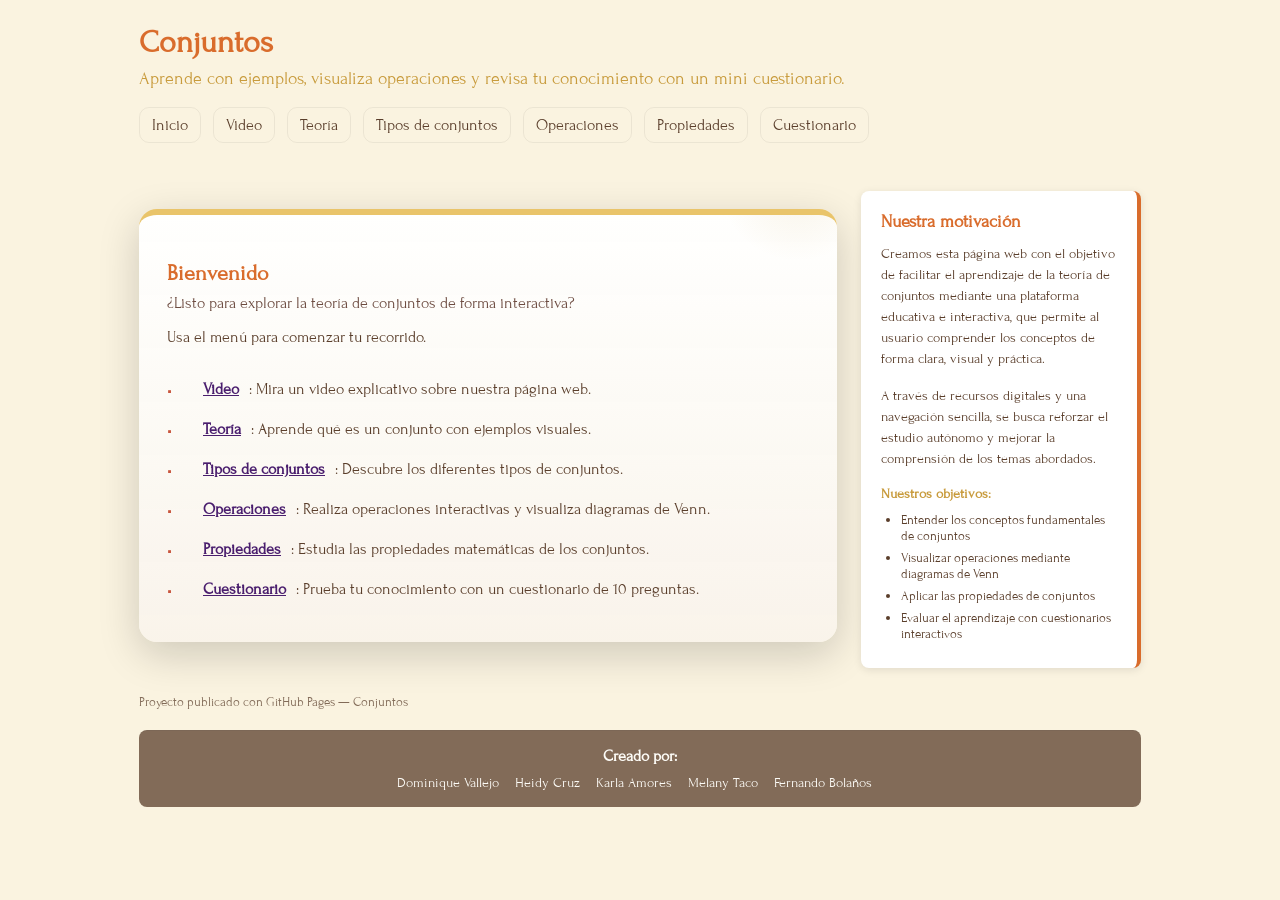
<file: index.html>
<!doctype html>
<html lang="es">

<head>
    <meta charset="utf-8" />
    <meta name="viewport" content="width=device-width, initial-scale=1" />
    <title>Ayuda-memoria: Conjuntos</title>
    <link rel="stylesheet" href="styles.css" />
    <link rel="preconnect" href="https://fonts.googleapis.com">
    <link rel="preconnect" href="https://fonts.gstatic.com" crossorigin>
    <link href="https://fonts.googleapis.com/css2?family=Forum&display=swap" rel="stylesheet">
    <script src="app.js" defer></script>
</head>

<body>
    <header class="container">
        <h1 class="title">Conjuntos</h1>
        <p class="sub">
            Aprende con ejemplos, visualiza operaciones y revisa tu conocimiento con un mini cuestionario.
        </p>
        <nav class="nav">
            <a href="index.html">Inicio</a>
            <a href="video.html">Video</a>
             <a href="teoria.html">Teoría</a>
            <a href="tipos-de-conjuntos.html">Tipos de conjuntos</a>
            <a href="operaciones.html">Operaciones</a>
            <a href="propiedades.html">Propiedades</a>
            <a href="quiz.html">Cuestionario</a>
        </nav>
    </header>

    <main class="container">
        <div class="main-wrapper">
            <!-- CONTENIDO PRINCIPAL -->
            <section class="main-content">
                <!-- PÁGINA DE INICIO -->
                <section class="card">
                    <div class="card-header">
                        <div class="card-headline">
                            <h2 class="subtitle">Bienvenido</h2>
                            <p class="lead">¿Listo para explorar la teoría de conjuntos de forma interactiva?</p> <p></p> Usa el menú para comenzar tu recorrido.</p>
                        </div>
                    </div>

                    <div class="card-body">
                        <ul class="feature-list">
                            <li><a href="video.html">Video</a>: Mira un video explicativo sobre nuestra página web.</li>
                            <li><a href="teoria.html">Teoría</a>: Aprende qué es un conjunto con ejemplos visuales.</li>
                            <li><a href="tipos-de-conjuntos.html">Tipos de conjuntos</a>: Descubre los diferentes tipos de conjuntos.</li>
                            <li><a href="operaciones.html">Operaciones</a>: Realiza operaciones interactivas y visualiza diagramas de Venn.</li>
                            <li><a href="propiedades.html">Propiedades</a>: Estudia las propiedades matemáticas de los conjuntos.</li>
                            <li><a href="quiz.html">Cuestionario</a>: Prueba tu conocimiento con un cuestionario de 10 preguntas.</li>
                        </ul>
                    </div>
                </section>
            </section>

            <!-- SIDEBAR AL LADO DERECHO -->
            <aside class="sidebar">
                <div class="sidebar-card">
                    <h3 class="sidebar-title">Nuestra motivación</h3>
                    <p>
                        Creamos esta página web con el objetivo de facilitar el aprendizaje de la teoría de conjuntos mediante una plataforma educativa e interactiva, que permite al usuario comprender los conceptos de forma clara, visual y práctica.
                    </p>
                    <p>
                        A través de recursos digitales y una navegación sencilla, se busca reforzar el estudio autónomo y mejorar la comprensión de los temas abordados.
                    </p>
                    <div class="objective-list">
                        <h4>Nuestros objetivos:</h4>
                        <ul>
                            <li>Entender los conceptos fundamentales de conjuntos</li>
                            <li>Visualizar operaciones mediante diagramas de Venn</li>
                            <li>Aplicar las propiedades de conjuntos</li>
                            <li>Evaluar el aprendizaje con cuestionarios interactivos</li>
                        </ul>
                    </div>
                </div>
            </aside>
        </div>

        <footer class="footer">
            <small>
                Proyecto publicado con GitHub Pages — Conjuntos
            </small>
              <div class="authors">
                <h4>Creado por:</h4>
                <ul class="author-list">
                    <li>Dominique Vallejo</li>
                    <li>Heidy Cruz</li>
                    <li>Karla Amores</li>
                    <li>Melany Taco</li>
                    <li>Fernando Bolaños</li>
                </ul>
            </div>
        </footer>
    </main>
</body>

</html>
</file>
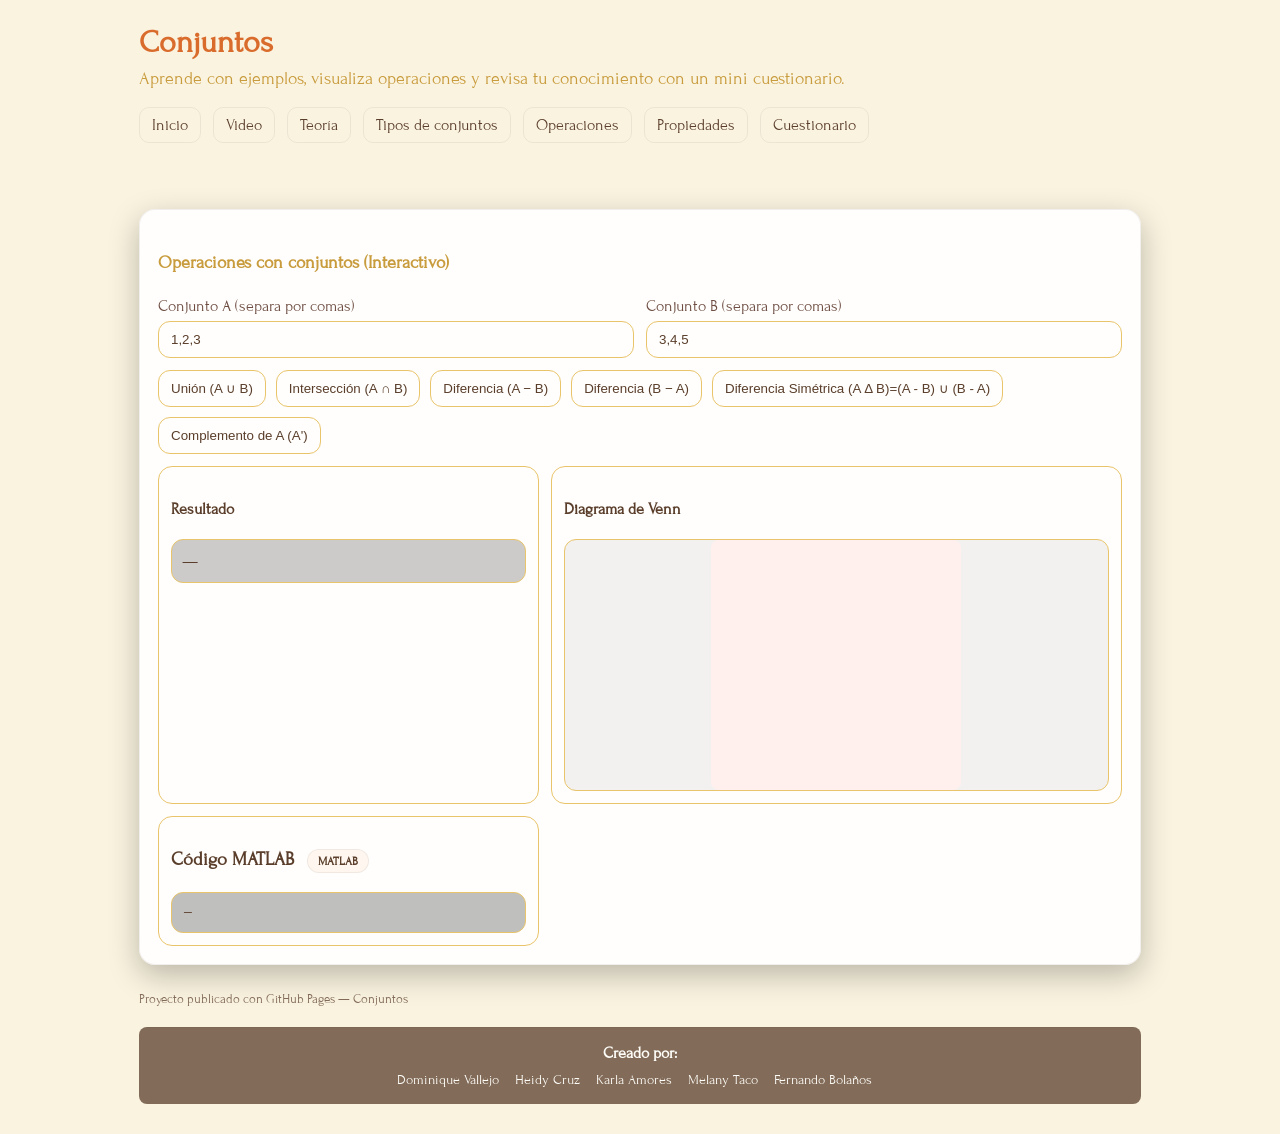
<file: operaciones.html>
<!doctype html>
<html lang="es">

<head>
    <meta charset="utf-8" />
    <meta name="viewport" content="width=device-width, initial-scale=1" />
    <title>Operaciones - Conjuntos</title>
    <link rel="stylesheet" href="styles.css" />
    <link rel="preconnect" href="https://fonts.googleapis.com">
    <link rel="preconnect" href="https://fonts.gstatic.com" crossorigin>
    <link href="https://fonts.googleapis.com/css2?family=Forum&display=swap" rel="stylesheet">
    <script src="app.js" defer></script>
</head>

<body>
    <header class="container">
        <h1 class="title">Conjuntos</h1>
        <p class="sub">
            Aprende con ejemplos, visualiza operaciones y revisa tu conocimiento con un mini cuestionario.
        </p>
        <nav class="nav">
            <a href="index.html">Inicio</a>
            <a href="video.html">Video</a>
            <a href="teoria.html">Teoría</a>
            <a href="tipos-de-conjuntos.html">Tipos de conjuntos</a>
            <a href="operaciones.html">Operaciones</a>
            <a href="propiedades.html">Propiedades</a>
            <a href="quiz.html">Cuestionario</a>
            
        </nav>
    </header>

    <main class="container">
        <!-- OPERACIONES -->
        <section id="operaciones" class="card">
            <h4 class="subtitle"> Operaciones con conjuntos (Interactivo)</h4>

            <div class="inputs">
                <div class="field">
                    <label for="setA">Conjunto A (separa por comas)</label>
                    <input id="setA" type="text" value="1,2,3" />
                </div>

                <div class="field">
                    <label for="setB">Conjunto B (separa por comas)</label>
                    <input id="setB" type="text" value="3,4,5" />
                </div>
            </div>

            <div class="btnRow">
                <button data-op="union">Unión (A ∪ B)</button>
                <button data-op="intersect">Intersección (A ∩ B)</button>
                <button data-op="diffAB">Diferencia (A − B)</button>
                <button data-op="diffBA">Diferencia (B − A)</button>
                <button data-op="symDiff">Diferencia Simétrica (A Δ B)=(A - B) ∪ (B - A)</button>  
                <button data-op="complementA">Complemento de A (A')</button>
            </div>

            <div class="resultGrid">
                <div class="resultBox">
                    <h4>Resultado</h4>
                    <div id="result" class="result">—</div>
                </div>

                <div class="resultBox">
                    <h4>Diagrama de Venn</h4>
                    <div id="vennDiagram" class="vennContainer">
                        <svg id="vennSVG" width="250" height="250" viewBox="0 0 250 250"></svg>
                    </div>
                </div>

                <div class="resultBox">
                    <h3>
                        Código MATLAB
                        <span class="matlabBadge" data-badge="matlab">
                            MATLAB
                            <span class="bubble">
                                Aquí se muestra el código equivalente en MATLAB (no se ejecuta).
                            </span>
                        </span>
                    </h3>
                    <pre><code id="matlabCode">—</code></pre>
                </div>
            </div>
        </section>

        <footer class="footer">
            <small>
                Proyecto publicado con GitHub Pages — Conjuntos
            </small>
              <div class="authors">
                <h4>Creado por:</h4>
                <ul class="author-list">
                    <li>Dominique Vallejo</li>
                    <li>Heidy Cruz</li>
                    <li>Karla Amores</li>
                    <li>Melany Taco</li>
                    <li>Fernando Bolaños</li>
                </ul>
            </div>
        </footer>
    </main>
</body>

</html>
</file>
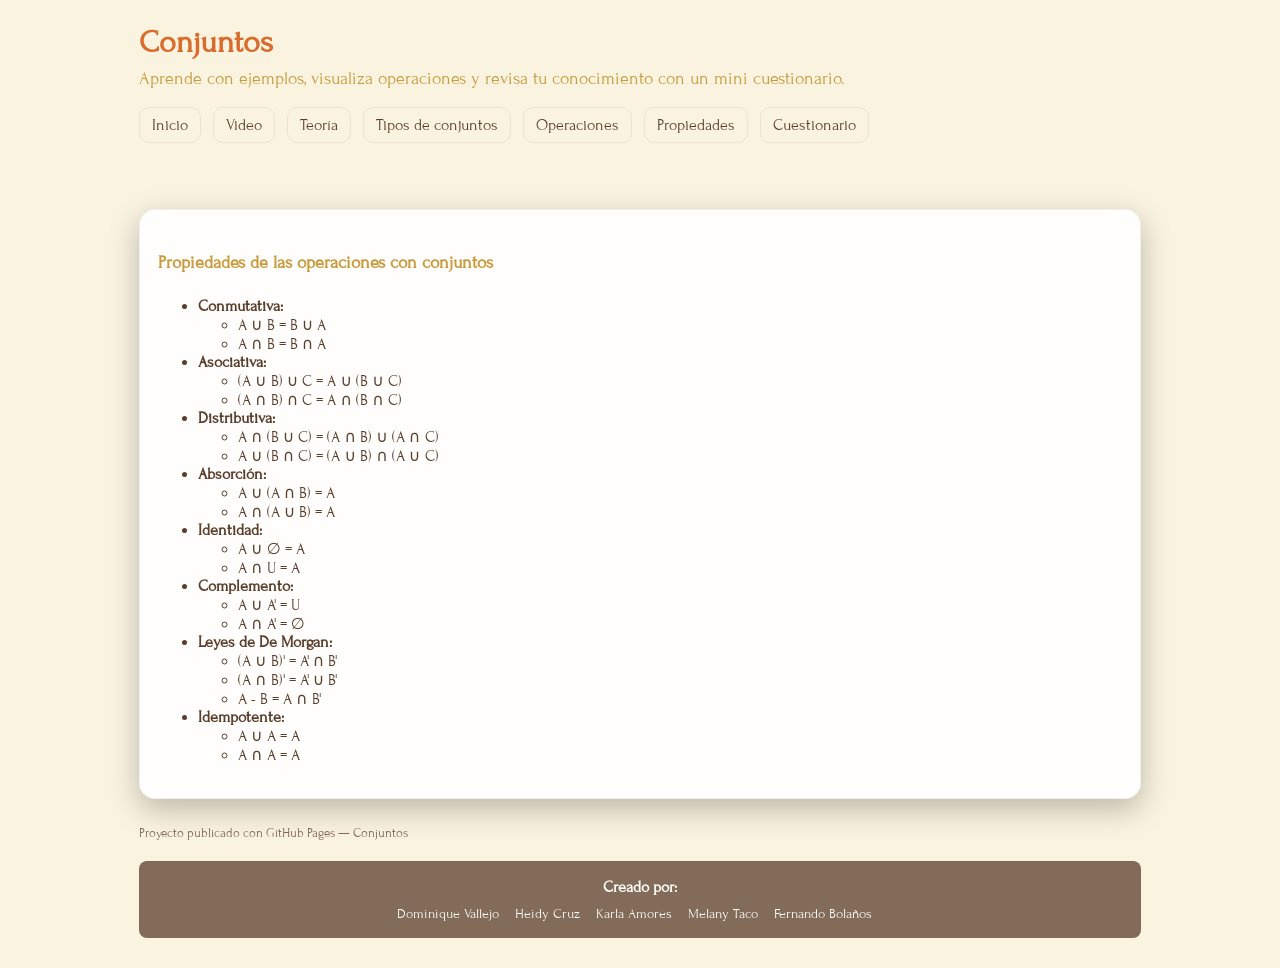
<file: propiedades.html>
<!doctype html>
<html lang="es">

<head>
    <meta charset="utf-8" />
    <meta name="viewport" content="width=device-width, initial-scale=1" />
    <title>Propiedades - Conjuntos</title>
    <link rel="stylesheet" href="styles.css" />
    <link rel="preconnect" href="https://fonts.googleapis.com">
    <link rel="preconnect" href="https://fonts.gstatic.com" crossorigin>
    <link href="https://fonts.googleapis.com/css2?family=Forum&display=swap" rel="stylesheet">
    <script src="app.js" defer></script>
</head>

<body>
    <header class="container">
        <h1 class="title">Conjuntos</h1>
        <p class="sub">
            Aprende con ejemplos, visualiza operaciones y revisa tu conocimiento con un mini cuestionario.
        </p>
        <nav class="nav">
            <a href="index.html">Inicio</a>
            <a href="video.html">Video</a>
            <a href="teoria.html">Teoría</a>
            <a href="tipos-de-conjuntos.html">Tipos de conjuntos</a>
            <a href="operaciones.html">Operaciones</a>
            <a href="propiedades.html">Propiedades</a>
            <a href="quiz.html">Cuestionario</a>
            
        </nav>
    </header>

    <main class="container">
        <!--PROPIEDADES DE  LAS OPERACIONES-->
        <section id="propiedades" class="card">
            <h4 class="subtitle"> Propiedades de las operaciones con conjuntos</h4>
            <ul>
                <li>
                    <b>Conmutativa:</b>
                    <ul>
                        <li>A ∪ B = B ∪ A</li>
                        <li>A ∩ B = B ∩ A</li>
                    </ul>
                </li>
                <li>
                    <b>Asociativa:</b>
                    <ul>
                        <li>(A ∪ B) ∪ C = A ∪ (B ∪ C)</li>
                        <li>(A ∩ B) ∩ C = A ∩ (B ∩ C)</li>
                    </ul>
                </li>
                <li>
                    <b>Distributiva:</b>
                    <ul>
                        <li>A ∩ (B ∪ C) = (A ∩ B) ∪ (A ∩ C)</li>
                        <li>A ∪ (B ∩ C) = (A ∪ B) ∩ (A ∪ C)</li>
                    </ul>
                </li>
                <li>
                    <b>Absorción:</b>
                    <ul>
                        <li>A ∪ (A ∩ B) = A</li>
                        <li>A ∩ (A ∪ B) = A</li>
                    </ul>
                </li>
                <li>
                    <b>Identidad:</b>
                    <ul>
                        <li>A ∪ ∅ = A</li>
                        <li>A ∩ U = A</li>
                    </ul>
                </li>
                <li>
                    <b>Complemento:</b>
                    <ul>
                        <li>A ∪ A' = U</li>
                        <li>A ∩ A' = ∅</li>
                    </ul>
                </li>
                <li>
                    <b>Leyes de De Morgan:</b>
                    <ul>
                        <li>(A ∪ B)' = A' ∩ B'</li>
                        <li>(A ∩ B)' = A' ∪ B'</li>
                        <li>A - B = A ∩ B'</li>
                    </ul>
                </li>
                <li>
                    <b>Idempotente:</b>
                    <ul>
                        <li>A ∪ A = A</li>
                        <li>A ∩ A = A</li>
                    </ul>
                </li>
            </ul>
        </section>

        <footer class="footer">
            <small>
                Proyecto publicado con GitHub Pages — Conjuntos
            </small>
              <div class="authors">
                <h4>Creado por:</h4>
                <ul class="author-list">
                    <li>Dominique Vallejo</li>
                    <li>Heidy Cruz</li>
                    <li>Karla Amores</li>
                    <li>Melany Taco</li>
                    <li>Fernando Bolaños</li>
                </ul>
            </div>
        </footer>
    </main>
</body>

</html>
</file>
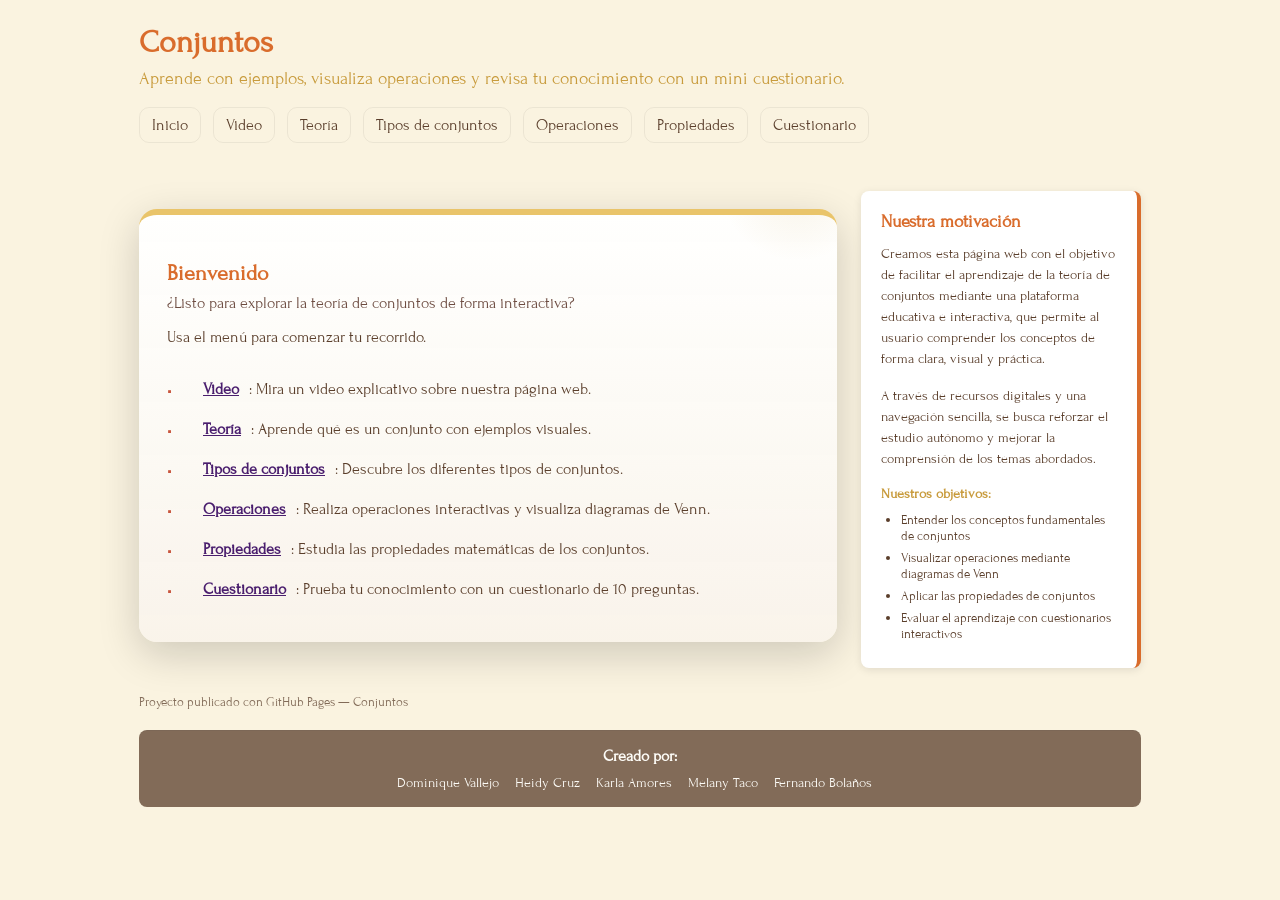
<file: proyecto_Mate.html>
<!doctype html>
<html lang="es">

<head>
    <meta charset="utf-8" />
    <meta name="viewport" content="width=device-width, initial-scale=1" />
    <title>Ayuda-memoria: Conjuntos</title>
    <link rel="stylesheet" href="styles.css" />
    <link rel="preconnect" href="https://fonts.googleapis.com">
    <link rel="preconnect" href="https://fonts.gstatic.com" crossorigin>
    <link href="https://fonts.googleapis.com/css2?family=Forum&display=swap" rel="stylesheet">
    <script src="app.js" defer></script>
</head>

<body>
    <header class="container">
        <h1 class="title">Conjuntos</h1>
        <p class="sub">
            Aprende con ejemplos, visualiza operaciones y revisa tu conocimiento con un mini cuestionario.
        </p>
        <nav class="nav">
            <a href="proyecto_Mate.html">Inicio</a>
            <a href="video.html">Video</a>
             <a href="teoria.html">Teoría</a>
            <a href="tipos-de-conjuntos.html">Tipos de conjuntos</a>
            <a href="operaciones.html">Operaciones</a>
            <a href="propiedades.html">Propiedades</a>
            <a href="quiz.html">Cuestionario</a>
        </nav>
    </header>

    <main class="container">
        <div class="main-wrapper">
            <!-- CONTENIDO PRINCIPAL -->
            <section class="main-content">
                <!-- PÁGINA DE INICIO -->
                <section class="card">
                    <div class="card-header">
                        <div class="card-headline">
                            <h2 class="subtitle">Bienvenido</h2>
                            <p class="lead">¿Listo para explorar la teoría de conjuntos de forma interactiva?</p> <p></p> Usa el menú para comenzar tu recorrido.</p>
                        </div>
                    </div>

                    <div class="card-body">
                        <ul class="feature-list">
                            <li><a href="video.html">Video</a>: Mira un video explicativo sobre nuestra página web.</li>
                            <li><a href="teoria.html">Teoría</a>: Aprende qué es un conjunto con ejemplos visuales.</li>
                            <li><a href="tipos-de-conjuntos.html">Tipos de conjuntos</a>: Descubre los diferentes tipos de conjuntos.</li>
                            <li><a href="operaciones.html">Operaciones</a>: Realiza operaciones interactivas y visualiza diagramas de Venn.</li>
                            <li><a href="propiedades.html">Propiedades</a>: Estudia las propiedades matemáticas de los conjuntos.</li>
                            <li><a href="quiz.html">Cuestionario</a>: Prueba tu conocimiento con un cuestionario de 10 preguntas.</li>
                        </ul>
                    </div>
                </section>
            </section>

            <!-- SIDEBAR AL LADO DERECHO -->
            <aside class="sidebar">
                <div class="sidebar-card">
                    <h3 class="sidebar-title">Nuestra motivación</h3>
                    <p>
                        Creamos esta página web con el objetivo de facilitar el aprendizaje de la teoría de conjuntos mediante una plataforma educativa e interactiva, que permite al usuario comprender los conceptos de forma clara, visual y práctica.
                    </p>
                    <p>
                        A través de recursos digitales y una navegación sencilla, se busca reforzar el estudio autónomo y mejorar la comprensión de los temas abordados.
                    </p>
                    <div class="objective-list">
                        <h4>Nuestros objetivos:</h4>
                        <ul>
                            <li>Entender los conceptos fundamentales de conjuntos</li>
                            <li>Visualizar operaciones mediante diagramas de Venn</li>
                            <li>Aplicar las propiedades de conjuntos</li>
                            <li>Evaluar el aprendizaje con cuestionarios interactivos</li>
                        </ul>
                    </div>
                </div>
            </aside>
        </div>

        <footer class="footer">
            <small>
                Proyecto publicado con GitHub Pages — Conjuntos
            </small>
              <div class="authors">
                <h4>Creado por:</h4>
                <ul class="author-list">
                    <li>Dominique Vallejo</li>
                    <li>Heidy Cruz</li>
                    <li>Karla Amores</li>
                    <li>Melany Taco</li>
                    <li>Fernando Bolaños</li>
                </ul>
            </div>
        </footer>
    </main>
</body>

</html>
</file>
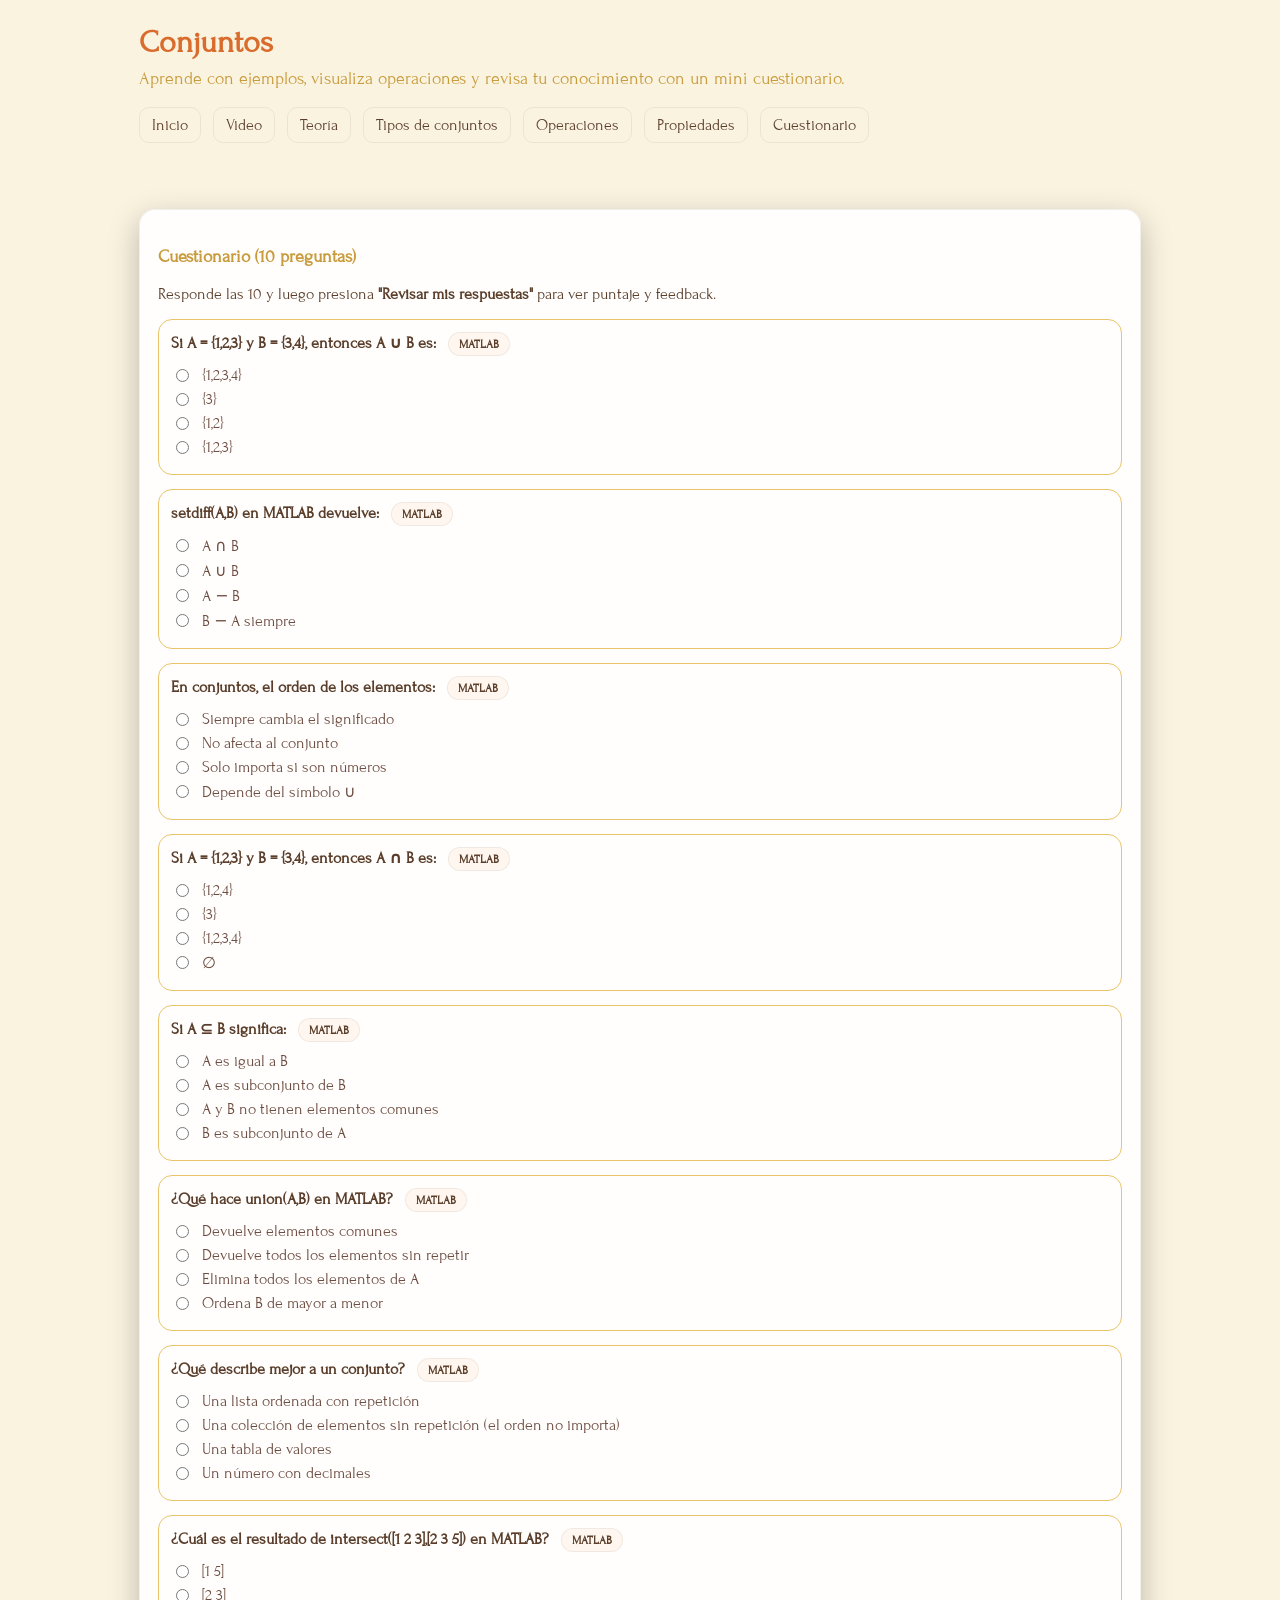
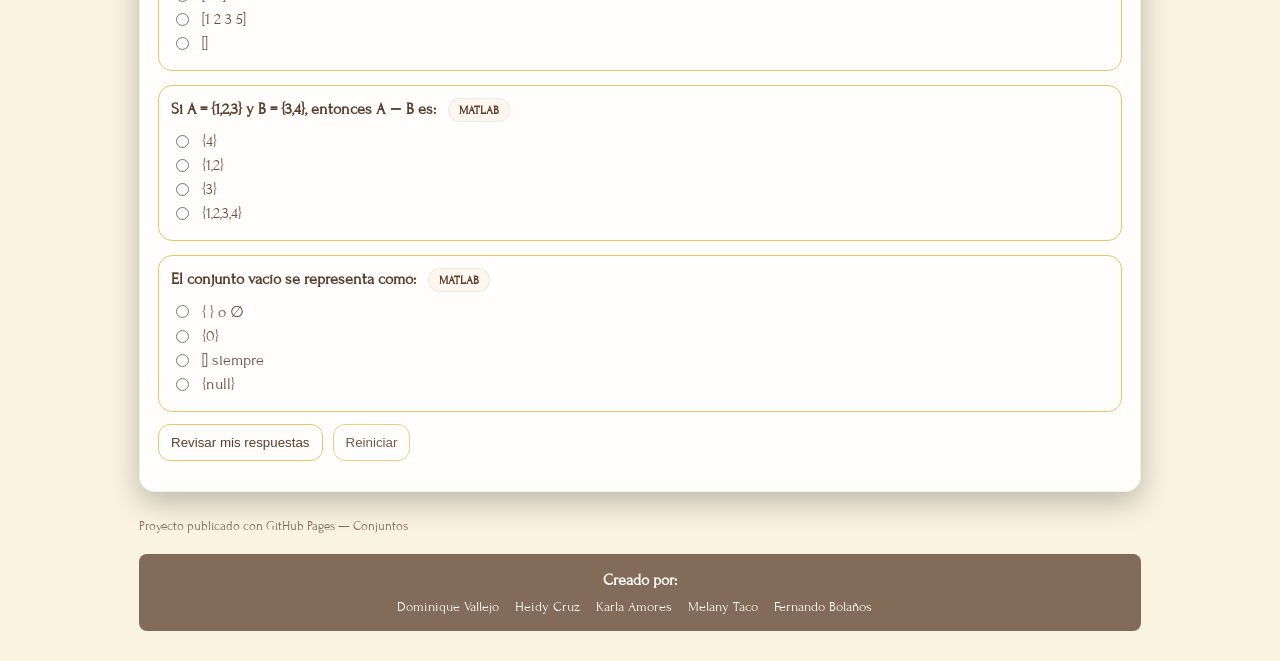
<file: quiz.html>
<!doctype html>
<html lang="es">

<head>
    <meta charset="utf-8" />
    <meta name="viewport" content="width=device-width, initial-scale=1" />
    <title>Cuestionario - Conjuntos</title>
    <link rel="stylesheet" href="styles.css" />
    <link rel="preconnect" href="https://fonts.googleapis.com">
    <link rel="preconnect" href="https://fonts.gstatic.com" crossorigin>
    <link href="https://fonts.googleapis.com/css2?family=Forum&display=swap" rel="stylesheet">
    <script src="app.js" defer></script>
</head>

<body>
    <header class="container">
        <h1 class="title">Conjuntos</h1>
        <p class="sub">
            Aprende con ejemplos, visualiza operaciones y revisa tu conocimiento con un mini cuestionario.
        </p>
        <nav class="nav">
            <a href="index.html">Inicio</a>
            <a href="video.html">Video</a>
            <a href="teoria.html">Teoría</a>
            <a href="tipos-de-conjuntos.html">Tipos de conjuntos</a>
            <a href="operaciones.html">Operaciones</a>
            <a href="propiedades.html">Propiedades</a>
            <a href="quiz.html">Cuestionario</a>
        </nav>
    </header>

    <main class="container">
        <!-- QUIZ -->
        <section id="quiz" class="card">
            <h3 class="subtitle"> Cuestionario (10 preguntas)</h3>
            <p>Responde las 10 y luego presiona <b>"Revisar mis respuestas"</b> para ver puntaje y feedback.</p>

            <form id="quizForm" class="quiz">
                <!-- Las preguntas se cargan desde app.js -->
            </form>

            <div class="btnRow">
                <button id="btnReview" type="button">Revisar mis respuestas</button>
                <button id="btnReset" type="button" class="secondary">Reiniciar</button>
            </div>

            <div id="quizSummary" class="summary hidden"></div>
        </section>

        <footer class="footer">
            <small>
                Proyecto publicado con GitHub Pages — Conjuntos
            </small>
              <div class="authors">
                <h4>Creado por:</h4>
                <ul class="author-list">
                    <li>Dominique Vallejo</li>
                    <li>Heidy Cruz</li>
                    <li>Karla Amores</li>
                    <li>Melany Taco</li>
                    <li>Fernando Bolaños</li>
                </ul>
            </div>
        </footer>
    </main>
</body>

</html>
</file>
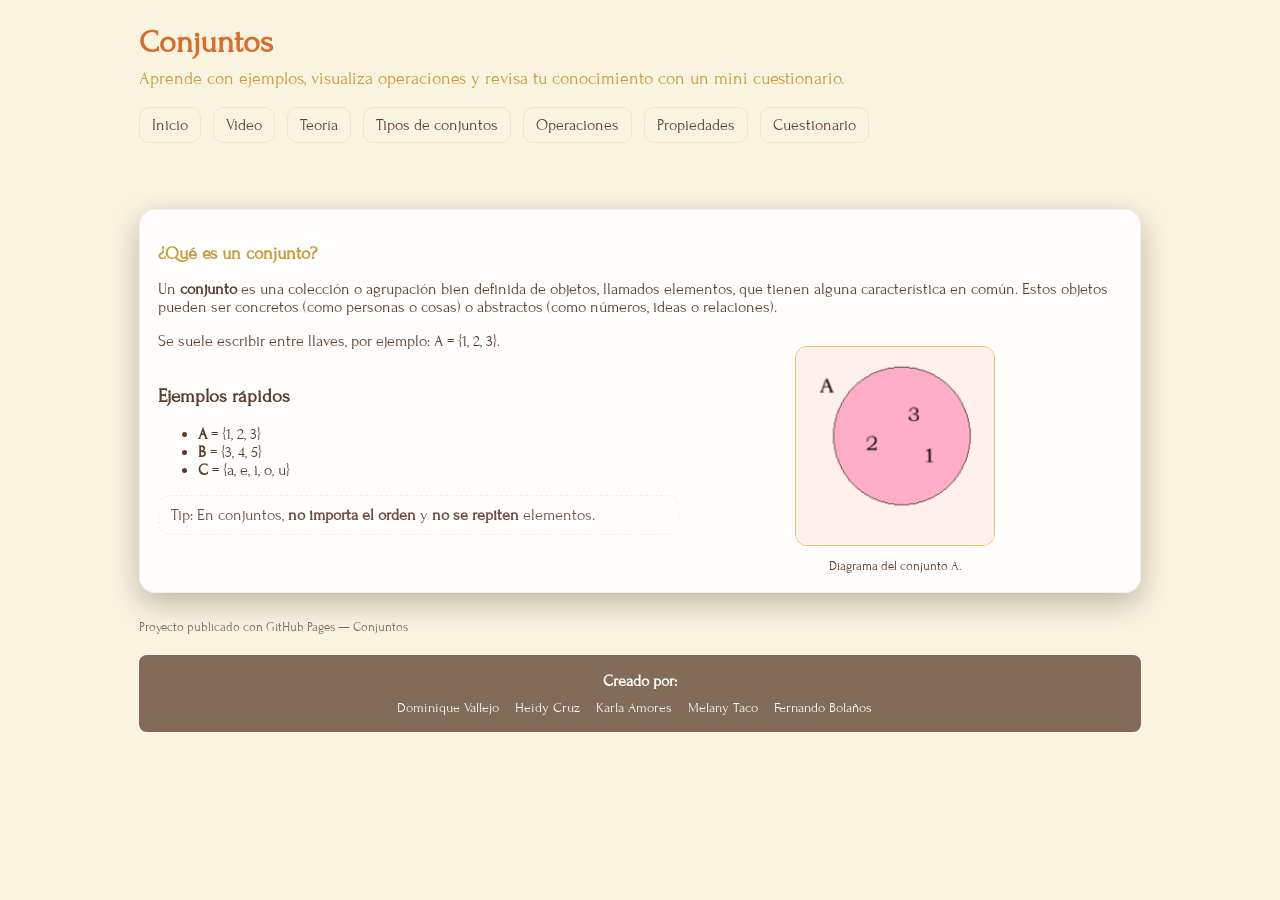
<file: teoria.html>
<!doctype html>
<html lang="es">

<head>
    <meta charset="utf-8" />
    <meta name="viewport" content="width=device-width, initial-scale=1" />
    <title>Video - Conjuntos</title>
    <link rel="stylesheet" href="styles.css" />
    <link rel="preconnect" href="https://fonts.googleapis.com">
    <link rel="preconnect" href="https://fonts.gstatic.com" crossorigin>
    <link href="https://fonts.googleapis.com/css2?family=Forum&display=swap" rel="stylesheet">
    <script src="app.js" defer></script>
</head>

<body>
    <header class="container">
        <h1 class="title">Conjuntos</h1>
        <p class="sub">
            Aprende con ejemplos, visualiza operaciones y revisa tu conocimiento con un mini cuestionario.
        </p>
        <nav class="nav">
            <a href="index.html">Inicio</a>
            <a href="video.html">Video</a>
            <a href="teoria.html">Teoría</a>
            <a href="tipos-de-conjuntos.html">Tipos de conjuntos</a>
            <a href="operaciones.html">Operaciones</a>
            <a href="propiedades.html">Propiedades</a>
            <a href="quiz.html">Cuestionario</a>
        </nav>
    </header>

    <main class="container">
        <!-- TEORIA -->
        <section id="teoria" class="card">
            <h2 class="subtitle"> ¿Qué es un conjunto?</h2>
            <p>
            Un <b>conjunto</b> es una colección o agrupación bien definida de objetos, llamados elementos, que tienen alguna característica en común. 
            Estos objetos pueden ser concretos (como personas o cosas) o abstractos (como números, ideas o relaciones).  
            <p>Se suele escribir entre llaves, por ejemplo: A = {1, 2, 3}.</p>
            </p>

            <div class="grid2">
                <div>
                    <h3>Ejemplos rápidos</h3>
                    <ul>
                        <li><b>A</b> = {1, 2, 3}</li>
                        <li><b>B</b> = {3, 4, 5}</li>
                        <li><b>C</b> = {a, e, i, o, u}</li>
                    </ul>

                    <p class="tip">
                        Tip: En conjuntos, <b>no importa el orden</b> y <b>no se repiten</b> elementos.
                    </p>
                </div>

                <div class="imgBox">
                    <img src="Diagramas_de_Venn.png" alt="Ejemplo de diagrama de Venn" />
                    <small class="imgCaption">Diagrama del conjunto A.</small>
                </div>
            </div>
        </section>
                  <footer class="footer">
            <small>
                Proyecto publicado con GitHub Pages — Conjuntos
            </small>
              <div class="authors">
                <h4>Creado por:</h4>
                <ul class="author-list">
                    <li>Dominique Vallejo</li>
                    <li>Heidy Cruz</li>
                    <li>Karla Amores</li>
                    <li>Melany Taco</li>
                    <li>Fernando Bolaños</li>
                </ul>
            </div>
        </footer>
    </main>
</body>

</html>
</file>
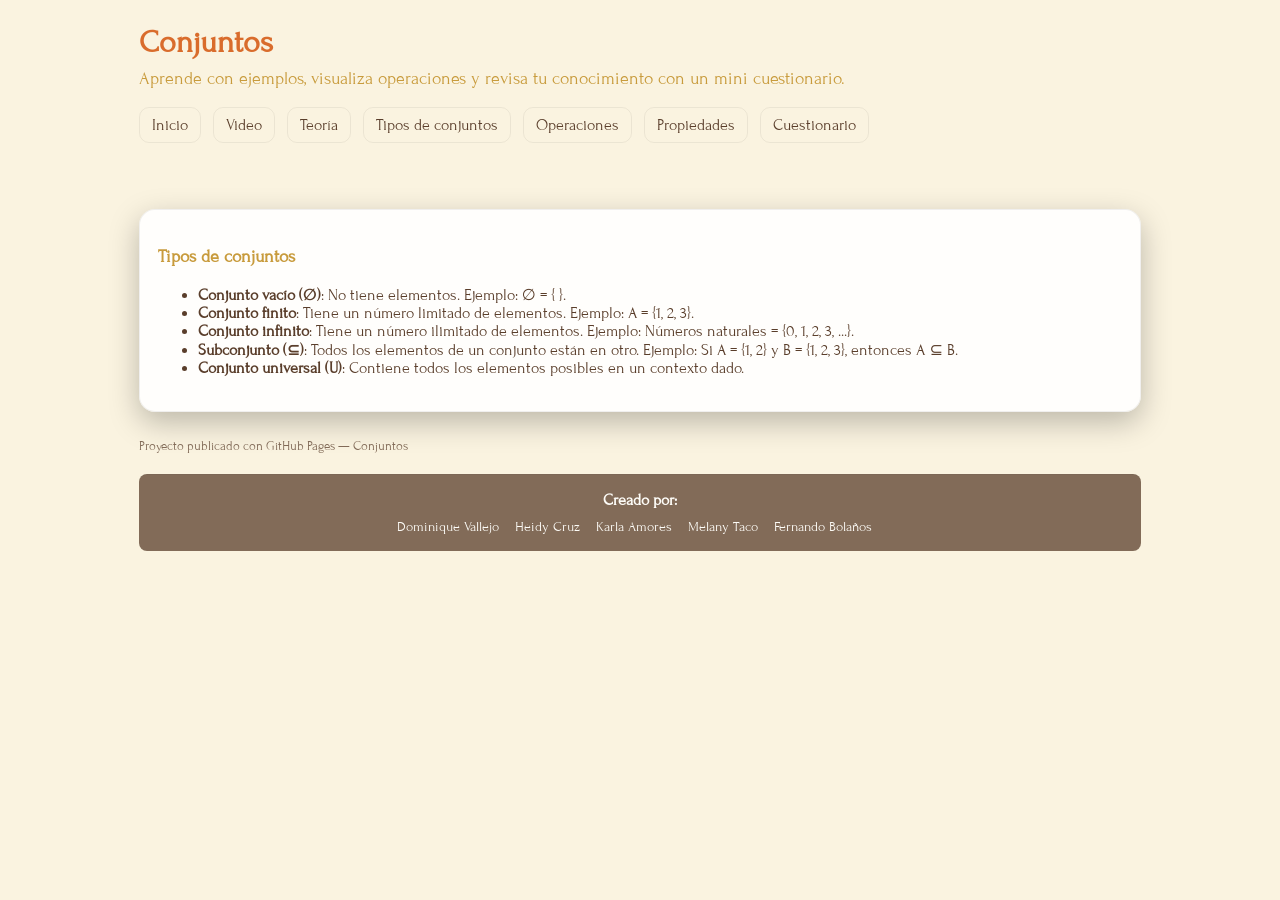
<file: tipos-de-conjuntos.html>
<!doctype html>
<html lang="es">

<head>
    <meta charset="utf-8" />
    <meta name="viewport" content="width=device-width, initial-scale=1" />
    <title>Tipos de Conjuntos</title>
    <link rel="stylesheet" href="styles.css" />
    <link rel="preconnect" href="https://fonts.googleapis.com">
    <link rel="preconnect" href="https://fonts.gstatic.com" crossorigin>
    <link href="https://fonts.googleapis.com/css2?family=Forum&display=swap" rel="stylesheet">
    <script src="app.js" defer></script>
</head>

<body>
    <header class="container">
        <h1 class="title">Conjuntos</h1>
        <p class="sub">
            Aprende con ejemplos, visualiza operaciones y revisa tu conocimiento con un mini cuestionario.
        </p>
        <nav class="nav">
            <a href="index.html">Inicio</a>
            <a href="video.html">Video</a>
            <a href="teoria.html">Teoría</a>
            <a href="tipos-de-conjuntos.html">Tipos de conjuntos</a>
            <a href="operaciones.html">Operaciones</a>
            <a href="propiedades.html">Propiedades</a>
            <a href="quiz.html">Cuestionario</a>
        </nav>
    </header>

    <main class="container">
        <!--TIPOS DE CONJUNTOS-->
        <section id="tipos-de-conjuntos" class="card">
            <h3 class="subtitle"> Tipos de conjuntos </h3>
            <ul>
                <li><b>Conjunto vacío (∅)</b>: No tiene elementos. Ejemplo: ∅ = { }.</li>
                <li><b>Conjunto finito</b>: Tiene un número limitado de elementos. Ejemplo: A = {1, 2, 3}.</li>
                <li><b>Conjunto infinito</b>: Tiene un número ilimitado de elementos. Ejemplo: Números naturales = {0, 1, 2, 3, ...}.</li>
                <li><b>Subconjunto (⊆)</b>: Todos los elementos de un conjunto están en otro. Ejemplo: Si A = {1, 2} y B = {1, 2, 3}, entonces A ⊆ B.</li>
                <li><b>Conjunto universal (U)</b>: Contiene todos los elementos posibles en un contexto dado.</li>
            </ul>
        </section>

        <footer class="footer">
            <small>
                Proyecto publicado con GitHub Pages — Conjuntos
            </small>
              <div class="authors">
                <h4>Creado por:</h4>
                <ul class="author-list">
                    <li>Dominique Vallejo</li>
                    <li>Heidy Cruz</li>
                    <li>Karla Amores</li>
                    <li>Melany Taco</li>
                    <li>Fernando Bolaños</li>
                </ul>
            </div>
        </footer>
    </main>
</body>

</html>
</file>
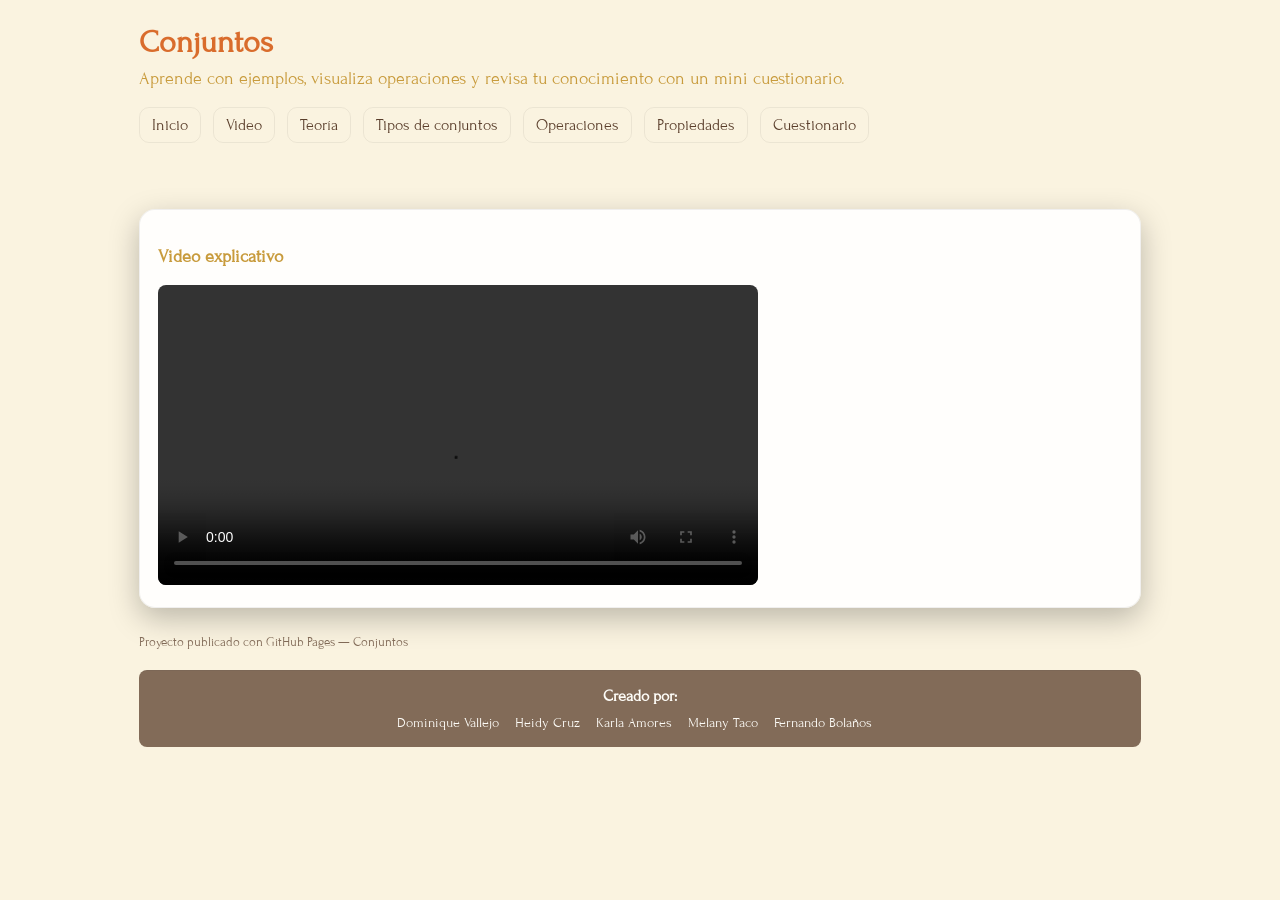
<file: video.html>
<!doctype html>
<html lang="es">

<head>
    <meta charset="utf-8" />
    <meta name="viewport" content="width=device-width, initial-scale=1" />
    <title>Video - Conjuntos</title>
    <link rel="stylesheet" href="styles.css" />
    <link rel="preconnect" href="https://fonts.googleapis.com">
    <link rel="preconnect" href="https://fonts.gstatic.com" crossorigin>
    <link href="https://fonts.googleapis.com/css2?family=Forum&display=swap" rel="stylesheet">
    <script src="app.js" defer></script>
</head>

<body>
    <header class="container">
        <h1 class="title">Conjuntos</h1>
        <p class="sub">
            Aprende con ejemplos, visualiza operaciones y revisa tu conocimiento con un mini cuestionario.
        </p>
        <nav class="nav">
            <a href="index.html">Inicio</a>
            <a href="video.html">Video</a>
            <a href="teoria.html">Teoría</a>
            <a href="tipos-de-conjuntos.html">Tipos de conjuntos</a>
            <a href="operaciones.html">Operaciones</a>
            <a href="propiedades.html">Propiedades</a>
            <a href="quiz.html">Cuestionario</a>
        </nav>
    </header>

    <main class="container">
        <!-- VIDEO SECTION -->
        <section id="video" class="card">
            <h3 class="subtitle">Video explicativo</h3>
            <video width="100%" controls style="border-radius: 8px; max-width: 600px;">
                <source src="Video_Proyecto.mp4" type="video/mp4">
                Tu navegador no soporta el elemento de video.
            </video>
        </section>

        <footer class="footer">
            <small>
                Proyecto publicado con GitHub Pages — Conjuntos
            </small>
              <div class="authors">
                <h4>Creado por:</h4>
                <ul class="author-list">
                    <li>Dominique Vallejo</li>
                    <li>Heidy Cruz</li>
                    <li>Karla Amores</li>
                    <li>Melany Taco</li>
                    <li>Fernando Bolaños</li>
                </ul>
            </div>
        </footer>
    </main>
</body>

</html>
</file>
<file: styles.css>
:root {
    --bg: #FAF3E0; /* Beige claro (fondo) */
    --card: #FFFFFF;
    --text: #5A3E2B; /* Texto general */
    --muted: #6D4C41; /* Color para notas */
    --line: #E9C46A; /* Amarillo mostaza claro */
    --title-color: #D96C2C; /* Títulos */
    --subtitle-color: #C89B3C; /* Subtítulos */
    --accent: #C8553D; /* Destacados */
    --highlight-bg: #E9C46A; /* Cajas de ejemplos */
    --good: #3ddc97;
    --bad: #ff6b6b;
    --body-color: var(--text);
    --title-size: 32px;
    --subtitle-size: 18px;
}

* {
    box-sizing: border-box;
}

/* Estilos para la barra de desplazamiento */
::-webkit-scrollbar {
    width: 12px;
}

::-webkit-scrollbar-track {
    background: var(--bg);
}

::-webkit-scrollbar-thumb {
    background: #f186da;
    border-radius: 6px;
}

::-webkit-scrollbar-thumb:hover {
    background: #ff1493;
}

/* Soporte para Firefox */
* {
    scrollbar-color: #e37cb0 var(--bg);
    scrollbar-width: thin;
}

body {
    margin: 0;
    font-family: 'Forum', system-ui, -apple-system, Segoe UI, Roboto, Arial;
    background: var(--bg);
    color: var(--body-color);
}

.container {
    max-width: 1050px;
    margin: 0 auto;
    padding: 24px;
}

h1 {
    margin: 0 0 8px;
    font-size: var(--title-size);
    color: var(--title-color);
}

.sub {
    margin: 0 0 18px;
    color: var(--subtitle-color);
    font-size: var(--subtitle-size);
}

.nav {
    display: flex;
    gap: 12px;
    flex-wrap: wrap;
}

.nav a {
    color: var(--text);
    text-decoration: none;
    padding: 8px 12px;
    border: 1px solid rgba(0,0,0,0.06);
    border-radius: 10px;
    background: transparent;
}

.nav a:hover {
    border-color: var(--accent);
}

.card {
    margin: 18px 0;
    padding: 18px;
    background: rgba(255,255,255,0.9);
    border: 1px solid rgba(0,0,0,0.06);
    border-radius: 16px;
    box-shadow: 0 10px 30px rgba(0, 0, 0, 0.25);
}

/* Estilos específicos para la tarjeta principal de bienvenida */
.main-content .card {
    padding: 28px;
    background: linear-gradient(180deg, rgba(255,255,255,0.98), rgba(249,244,235,0.95));
    border: none;
    border-radius: 18px;
    box-shadow: 0 12px 40px rgba(13,13,13,0.18), inset 0 1px 0 rgba(255,255,255,0.6);
    position: relative;
    overflow: hidden;
    border-top: 6px solid var(--line);
    transition: transform 160ms ease, box-shadow 160ms ease;
}

.main-content .card::before {
    content: "";
    position: absolute;
    right: -80px;
    top: -80px;
    width: 200px;
    height: 200px;
    background: radial-gradient(circle at 30% 30%, rgba(201,155,60,0.12), transparent 40%);
    transform: rotate(25deg);
    pointer-events: none;
}

.main-content .card .subtitle {
    color: var(--title-color);
    font-size: 22px;
    margin-bottom: 8px;
}

.main-content .card ul {
    list-style: none;
    padding-left: 0;
    margin: 12px 0 0;
}

.main-content .card ul li {
    display: flex;
    align-items: flex-start;
    gap: 10px;
    margin: 8px 0;
    padding-left: 0;
}

.main-content .card ul li::before {
    content: "•";
    color: var(--accent);
    font-weight: 700;
    display: inline-block;
    width: 20px;
    font-size: 20px;
    line-height: 1;
    margin-right: 6px;
}

.main-content .card ul li a {
    color: #4a1e6e;
    text-decoration: underline;
    font-weight: 600;
}
.main-content .card ul li a:hover {
    color: var(--accent);
    text-decoration: none;
}

.main-content .card:hover {
    transform: translateY(-4px);
    box-shadow: 0 18px 50px rgba(13,13,13,0.22), inset 0 1px 0 rgba(255,255,255,0.7);
}

/* Cabecera y botón llamativo para la tarjeta de bienvenida (sin icono) */
.card-header {
    display: flex;
    align-items: center;
    gap: 18px;
    margin-bottom: 12px;
}

.card-headline .lead {
    margin: 0;
    color: var(--muted);
}

.btn-primary {
    margin-left: auto;
    background: linear-gradient(90deg, var(--accent), #d96c2c);
    color: white;
    padding: 10px 16px;
    border-radius: 10px;
    text-decoration: none;
    font-weight: 700;
    box-shadow: 0 8px 20px rgba(217,108,44,0.18);
    transition: transform 140ms ease, box-shadow 140ms ease, opacity 140ms ease;
}

.btn-primary:hover {
    transform: translateY(-3px);
    box-shadow: 0 18px 40px rgba(217,108,44,0.22);
}

/* Lista simplificada: viñetas estándar */
.feature-list {
    margin: 0;
    padding-left: 20px;
    list-style: disc;
}

.feature-list li {
    padding: 6px 0;
    margin-bottom: 6px;
    background: transparent;
}

.feature-list li a {
    color: var(--title-color);
    font-weight: 600;
    text-decoration: none;
}

.feature-list li a:hover {
    color: var(--accent);
}

@media (max-width: 900px) {
    .card-header { gap: 12px; }
    .btn-primary { padding: 8px 12px; }
}

.grid2 {
    display: grid;
    grid-template-columns: 1.1fr 0.9fr;
    gap: 16px;
}

@media (max-width: 860px) {
    .grid2 {
        grid-template-columns: 1fr;
    }
}

.tip,
.note {
    margin-top: 12px;
    padding: 10px 12px;
    border-radius: 12px;
    border: 1px dashed rgba(0,0,0,0.06);
    color: var(--muted);
}

.imgBox img {
    width: 200px;
    margin-left: 100px;
    margin-top: -20px;
    border-radius: 12px;
    border: 1px solid var(--line);
}

.imgCaption {
    display: block;
    width: 200px;
    margin-left: 100px;
    text-align: center;
    margin-top: 8px;
}

.inputs {
    display: grid;
    grid-template-columns: 1fr 1fr;
    gap: 12px;
    margin: 12px 0;
}

@media (max-width: 860px) {
    .inputs {
        grid-template-columns: 1fr;
    }
}

.field label {
    display: block;
    margin-bottom: 6px;
    color: var(--muted);
}

.field input {
    width: 100%;
    padding: 10px 12px;
    border-radius: 12px;
    border: 1px solid var(--line);
    background: rgba(255, 255, 255, 0.04);
    color: var(--text);
    outline: none;
}

.field input:focus {
    border-color: var(--accent);
}

.btnRow {
    display: flex;
    gap: 10px;
    flex-wrap: wrap;
    margin: 12px 0;
}

button {
    padding: 10px 12px;
    border-radius: 12px;
    border: 1px solid var(--line);
    background: rgba(255, 255, 255, 0.06);
    color: var(--text);
    cursor: pointer;
}

button:hover {
    border-color: var(--accent);
}

button.secondary {
    opacity: 0.85;
}

.resultGrid {
    display: grid;
    grid-template-columns: 0.8fr 1.2fr;
    gap: 12px;
    margin-top: 10px;
}

@media (max-width: 860px) {
    .resultGrid {
        grid-template-columns: 1fr;
    }
}

.resultBox {
    border: 1px solid var(--line);
    border-radius: 14px;
    padding: 12px;
    background: rgba(255, 255, 255, 0.03);
}

.result {
    font-size: 18px;
    padding: 10px;
    border-radius: 12px;
    border: 1px solid var(--line);
    background: rgba(0, 0, 0, 0.2);
    min-height: 44px;
    display: flex;
    align-items: center;
}

.vennContainer {
    display: flex;
    justify-content: center;
    align-items: center;
    min-height: 200px;
    border: 1px solid var(--line);
    border-radius: 12px;
    background: rgba(0, 0, 0, 0.05);
}

#vennSVG {
    max-width: 100%;
    height: auto;
}

pre {
    margin: 10px 0 0;
    padding: 12px;
    border-radius: 12px;
    border: 1px solid var(--line);
    background: rgba(0, 0, 0, 0.25);
    overflow: auto;
}

code {
    color: #5A3E2B;
}

/* Viñeta desplegable MATLAB */
.matlabBadge {
    position: relative;
    display: inline-flex;
    align-items: center;
    gap: 6px;
    padding: 4px 10px;
    margin-left: 8px;
    border-radius: 999px;
    border: 1px solid rgba(0,0,0,0.06);
    background: rgba(244,162,97,0.08);
    color: var(--text);
    font-size: 12px;
    user-select: none;
}

.matlabBadge .bubble {
    position: absolute;
    top: 34px;
    right: 0;
    width: 260px;
    padding: 10px;
    border-radius: 12px;
    border: 1px solid var(--line);
    background: rgba(18, 26, 39, 0.98);
    color: var(--muted);
    box-shadow: 0 12px 30px rgba(0, 0, 0, 0.3);
    display: none;
}

.matlabBadge:hover .bubble {
    display: block;
}

/* QUIZ */
.quiz {
    margin-top: 14px;
    display: grid;
    gap: 14px;
}

.q {
    border: 1px solid var(--line);
    border-radius: 14px;
    padding: 12px;
    background: rgba(255, 255, 255, 0.03);
}

.q h4 {
    margin: 0 0 10px;
    font-size: 16px;
}

.opt {
    display: flex;
    gap: 10px;
    align-items: flex-start;
    margin: 6px 0;
    color: var(--muted);
}

.opt input {
    margin-top: 3px;
}

.feedback {
    margin-top: 10px;
    padding: 10px;
    border-radius: 12px;
    border: 1px dashed var(--line);
    color: var(--muted);
}

.good {
    border-color: rgba(61, 220, 151, 0.6);
    color: #924545
}

.bad {
    border-color: rgba(255, 107, 107, 0.6);
    color: #924545
}

.summary {
    margin-top: 14px;
    padding: 12px;
    border-radius: 14px;
    border: 1px solid var(--line);
    background: rgba(0, 0, 0, 0.2);
}

.hidden {
    display: none;
}

.footer {
    opacity: 0.75;
    margin: 24px 0 6px;
}

.subtitle {
    color: var(--subtitle-color);
    font-size: var(--subtitle-size);
}

.authors {
    margin-top: 20px;
    padding-top: 16px;
    padding-bottom: 16px;
    border-top: 1px solid rgba(0,0,0,0.08);
    text-align: center;
    background-color: #5A3E2B;
    border-radius: 8px;
}

.authors h4 {
    margin: 0 0 8px;
    color: #FFFFFF;
    font-size: 16px;
}

.authors p {
    margin: 0;
    color: #FFFFFF;
    font-size: 14px;
}

.author-list {
    list-style: none;
    padding: 0;
    margin: 0;
    text-align: center;
}

.author-list li {
    color: #FFFFFF;
    font-size: 14px;
    margin: 4px 0;
    display: inline;
    margin-right: 12px;
}

/* ============ Estilos SVG para Diagramas de Venn ============ */
svg {
    background: #FFF0EE;
    border-radius: 8px;
}

.set-A {
    fill: #F4A261;
    fill-opacity: 0.65;
}

.set-B {
    fill: #E76F51;
    fill-opacity: 0.65;
}

.union {
    fill: #E76F51;
    fill-opacity: 0.7;
}

.inter {
    fill: #F7B267;
    fill-opacity: 0.8;
}

.diffA {
    fill: #E1B12C;
    fill-opacity: 0.75;
}

.diffB {
    fill: #C95A5A;
    fill-opacity: 0.75;
}

.sym {
    fill: #e4e382;
    fill-opacity: 0.7;
}

.stroke {
    stroke: #6D4C41;
    stroke-width: 2;
    fill: none;
    text-align: center;
}

/* ESTILOS PARA SIDEBAR */
.main-wrapper {
    display: flex;
    gap: 24px;
    align-items: flex-start;
}

.main-content {
    flex: 1;
    min-width: 0;
}

.sidebar {
    flex: 0 0 280px;
    position: sticky;
    top: 24px;
    height: fit-content;
}

.sidebar-card {
    background: var(--card);
    border-radius: 8px;
    padding: 20px;
    box-shadow: 0 2px 8px rgba(0, 0, 0, 0.1);
    border-right: 4px solid var(--title-color);
}

.sidebar-title {
    margin: 0 0 12px;
    font-size: 18px;
    color: var(--title-color);
    font-weight: bold;
}

.sidebar-card p {
    margin: 0 0 16px;
    font-size: 14px;
    line-height: 1.5;
    color: var(--text);
}

.objective-list {
    margin-top: 16px;
}

.objective-list h4 {
    margin: 0 0 10px;
    font-size: 14px;
    color: var(--subtitle-color);
}

.objective-list ul {
    margin: 0;
    padding-left: 20px;
}

.objective-list li {
    margin: 6px 0;
    font-size: 13px;
    color: var(--text);
}

/* Responsive para pantallas pequeñas */
@media (max-width: 900px) {
    .main-wrapper {
        flex-direction: column;
    }

    .sidebar {
        flex: 1;
        position: static;
        height: auto;
    }

    .main-content {
        flex: 1;
    }
}
</file>
